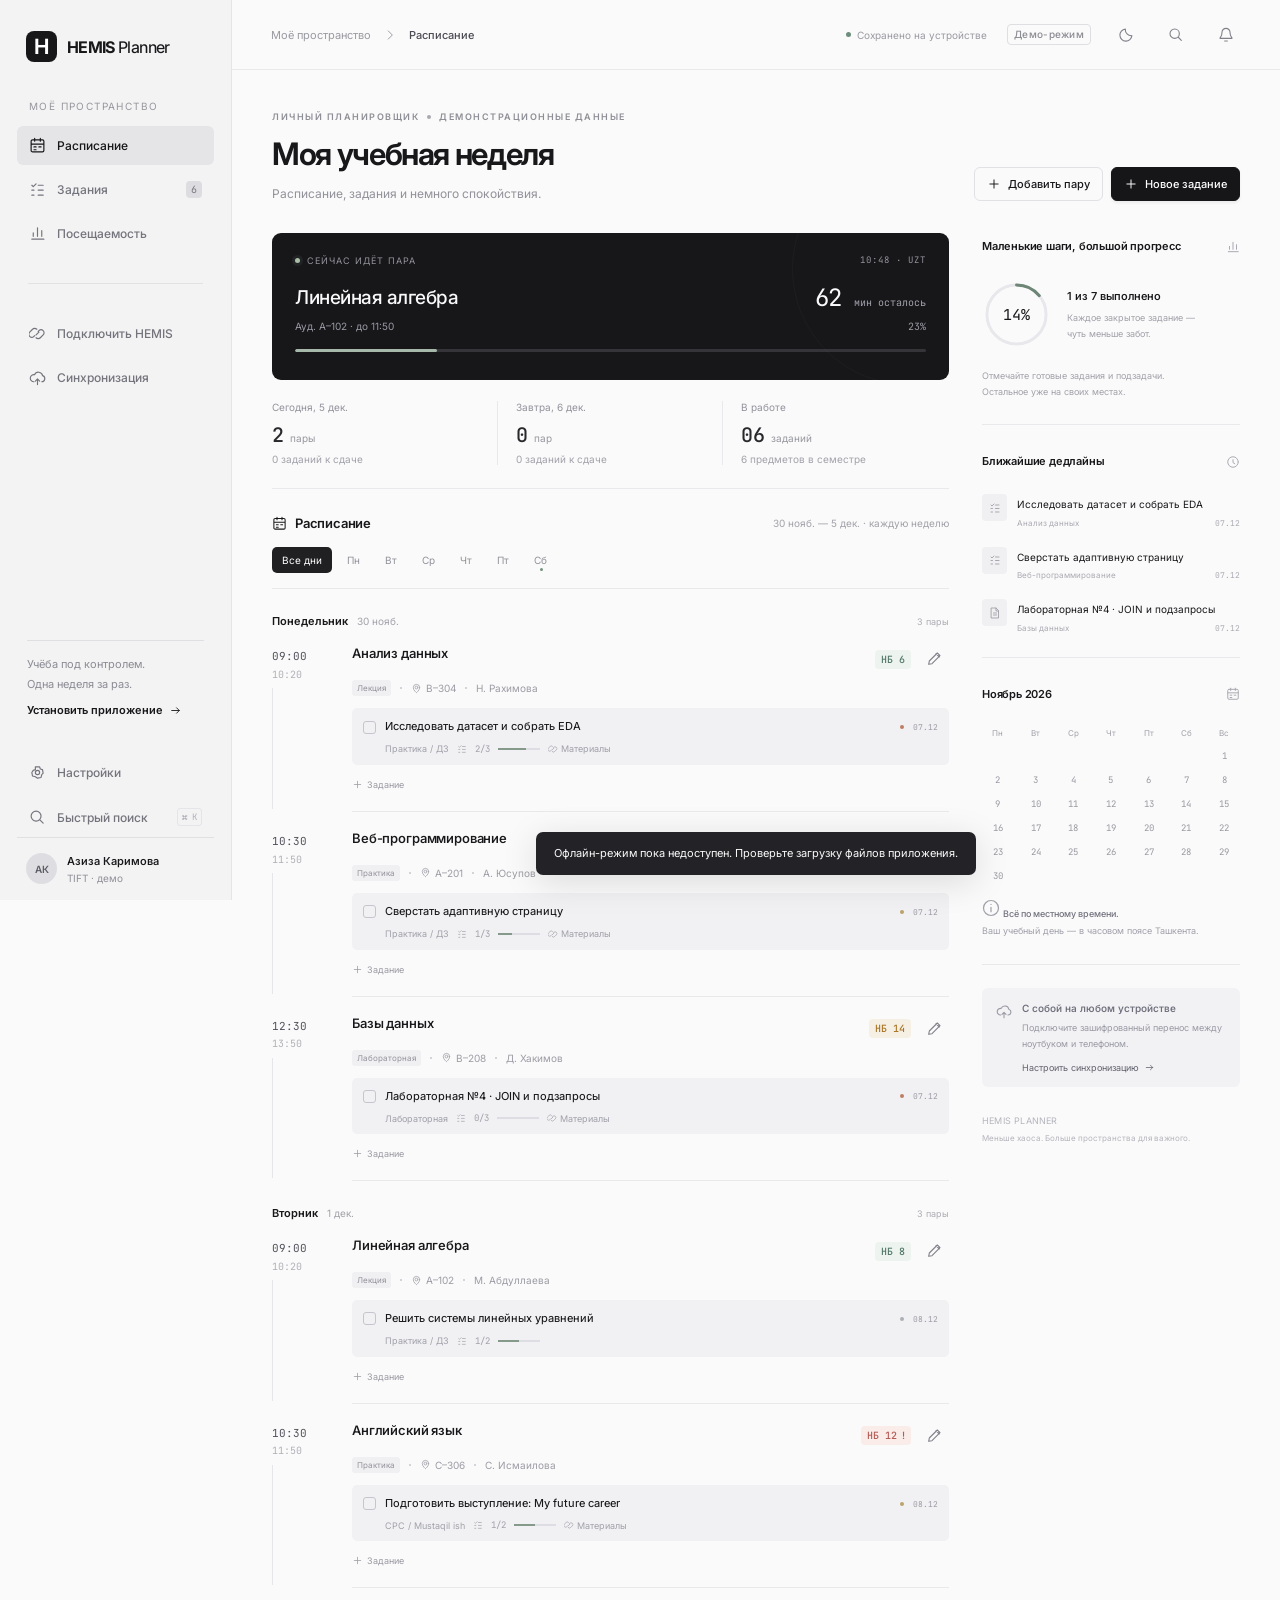
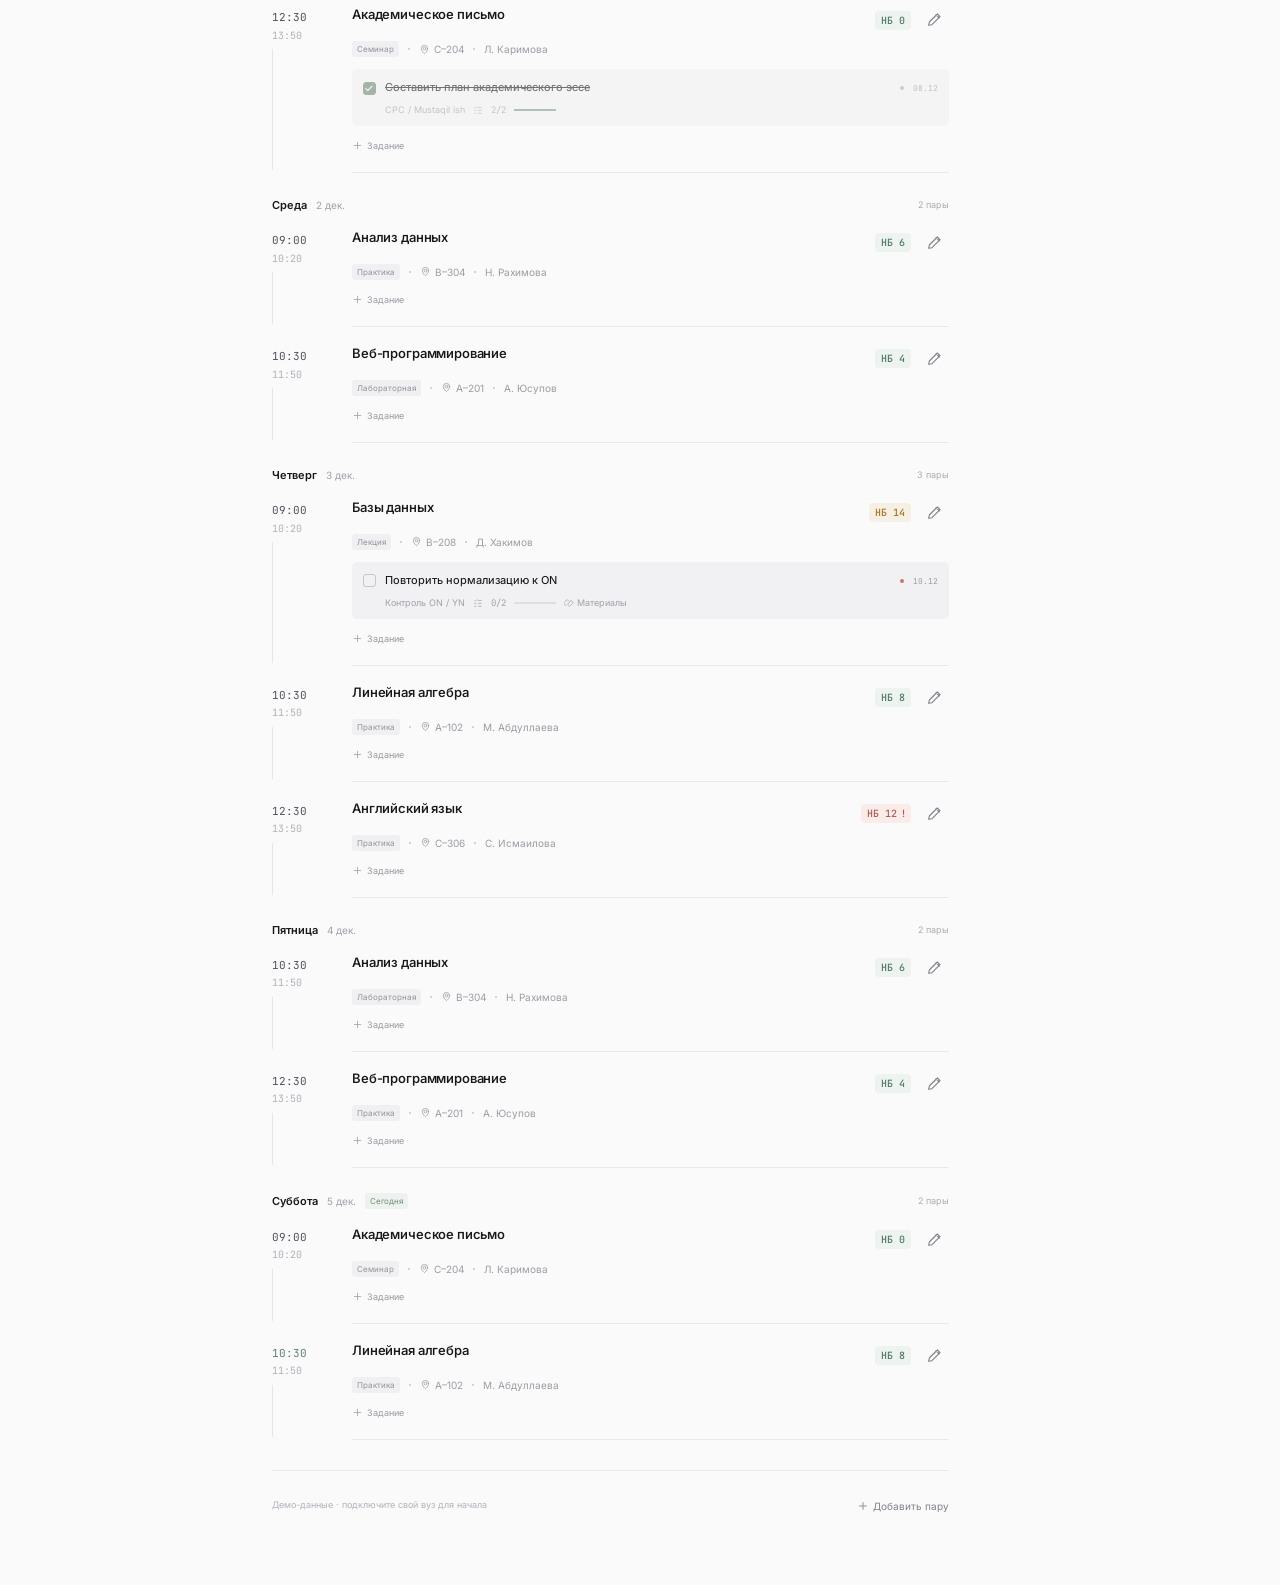
<file: index.html>
<!doctype html>
<html lang="ru">
<head>
  <meta charset="UTF-8">
  <meta name="viewport" content="width=device-width, initial-scale=1, viewport-fit=cover">
  <meta name="theme-color" content="#09090b">
  <meta name="description" content="Вся учебная неделя в одном месте: расписание HEMIS, задания и контроль посещаемости.">
  <meta name="application-version" content="2026.10.20.5">
  <meta name="apple-mobile-web-app-capable" content="yes">
  <meta name="apple-mobile-web-app-status-bar-style" content="default">
  <title>HEMIS Planner — моя учебная неделя</title>
  <link rel="icon" href="./icon.svg" type="image/svg+xml">
  <link rel="apple-touch-icon" href="./icon-192.png">
  <link rel="manifest" href="./manifest.json">
  <script>
    (function () {
      var preference = 'system';
      try { preference = localStorage.getItem('hemis-planner-theme-v1:' + new URL('./', location.href).pathname) || 'system'; } catch (_) {}
      var dark = preference === 'dark' || preference === 'system' && window.matchMedia('(prefers-color-scheme: dark)').matches;
      document.documentElement.dataset.theme = dark ? 'dark' : 'light';
      document.documentElement.style.colorScheme = dark ? 'dark' : 'light';
    })();
  </script>
  <link rel="preconnect" href="https://fonts.googleapis.com">
  <link rel="preconnect" href="https://fonts.gstatic.com" crossorigin>
  <link href="https://fonts.googleapis.com/css2?family=Inter:wght@400;450;500;550;600;650;700;750&family=JetBrains+Mono:wght@400;500;600&display=swap" rel="stylesheet">
  <link rel="stylesheet" href="./styles.css?v=2026.10.20.5">
  <style>
    .startup-message{max-width:560px;margin:15vh auto;padding:28px;font:14px/1.8 Inter,Arial,sans-serif;color:#27272a;text-align:left}
    .startup-message h1{font-size:23px;line-height:1.4;margin:0 0 16px}.startup-message p{margin:12px 0;color:#71717a}
    .startup-message a,.startup-message button{display:inline-block;margin:10px 10px 0 0;padding:9px 14px;border:1px solid #d4d4d8;border-radius:6px;background:#fafafa;color:#27272a;font:inherit;text-decoration:none;cursor:pointer}
    .startup-message pre{padding:12px;background:#f1f1f3;border-radius:6px;font:11px/1.7 monospace;white-space:pre-wrap;overflow-wrap:anywhere}.startup-message small{display:block;color:#a1a1aa;margin-top:20px}
  </style>
</head>
<body>
  <a class="skip-link" href="#main">К содержимому</a>
  <div id="app"><div class="boot">HEMIS<span>PLANNER</span><p>Собираем вашу учебную неделю…</p></div></div>
  <div id="modal-root"></div>
  <div id="toast" role="status" aria-live="polite"></div>
  <noscript>Для работы HEMIS Planner включите JavaScript в браузере.</noscript>
  <script>
    (function () {
      'use strict';
      var release = '2026.10.20.5';
      var root = document.getElementById('app');
      var slowTimer;
      function showError(error) {
        clearTimeout(slowTimer);
        root.textContent = '';
        var panel = document.createElement('section');
        panel.className = 'startup-message';
        panel.setAttribute('role', 'alert');
        var heading = document.createElement('h1');
        heading.textContent = location.protocol === 'file:' ? 'Откройте Planner через start.bat' : 'Не удалось запустить Planner';
        panel.appendChild(heading);
        var text = document.createElement('p');
        text.textContent = location.protocol === 'file:'
          ? 'Браузер не разрешает загружать модули при открытии HTML-файла двойным нажатием. Запустите start.bat из этой папки или откройте опубликованный сайт по HTTPS.'
          : 'Проверьте, что все файлы приложения загружены в одну папку рядом с index.html. Проверка ниже покажет отсутствующие файлы. Ваши сохранённые задания не удаляются.';
        panel.appendChild(text);
        if (location.protocol !== 'file:') {
          var checkLink = document.createElement('a');
          checkLink.href = './check.html';
          checkLink.textContent = 'Проверить файлы сайта';
          panel.appendChild(checkLink);
          var retry = document.createElement('button');
          retry.type = 'button';
          retry.textContent = 'Повторить загрузку';
          retry.addEventListener('click', function () { location.reload(); });
          panel.appendChild(retry);
        }
        var details = document.createElement('pre');
        details.textContent = error && error.message ? error.message : String(error);
        panel.appendChild(details);
        var version = document.createElement('small');
        version.textContent = 'HEMIS Planner · версия ' + release;
        panel.appendChild(version);
        root.appendChild(panel);
      }
      if (location.protocol === 'file:') { showError(new Error('Для запуска нужен HTTPS или localhost.')); return; }
      slowTimer = setTimeout(function () {
        if (!root.querySelector('.layout')) {
          var hint = document.createElement('p');
          hint.style.cssText = 'font:13px/1.8 Arial,sans-serif;text-align:center;padding:16px;color:#71717a';
          var link = document.createElement('a');
          link.href = './check.html';
          link.textContent = 'Загрузка затянулась. Проверить файлы сайта →';
          hint.appendChild(link);
          root.appendChild(hint);
        }
      }, 12000);
      import('./app.js?v=' + release).then(function () {
        clearTimeout(slowTimer);
        if (!root.querySelector('.layout')) showError(new Error('Модуль загружен, но интерфейс не запустился.'));
      }).catch(showError);
    })();
  </script>
</body>
</html>
</file>
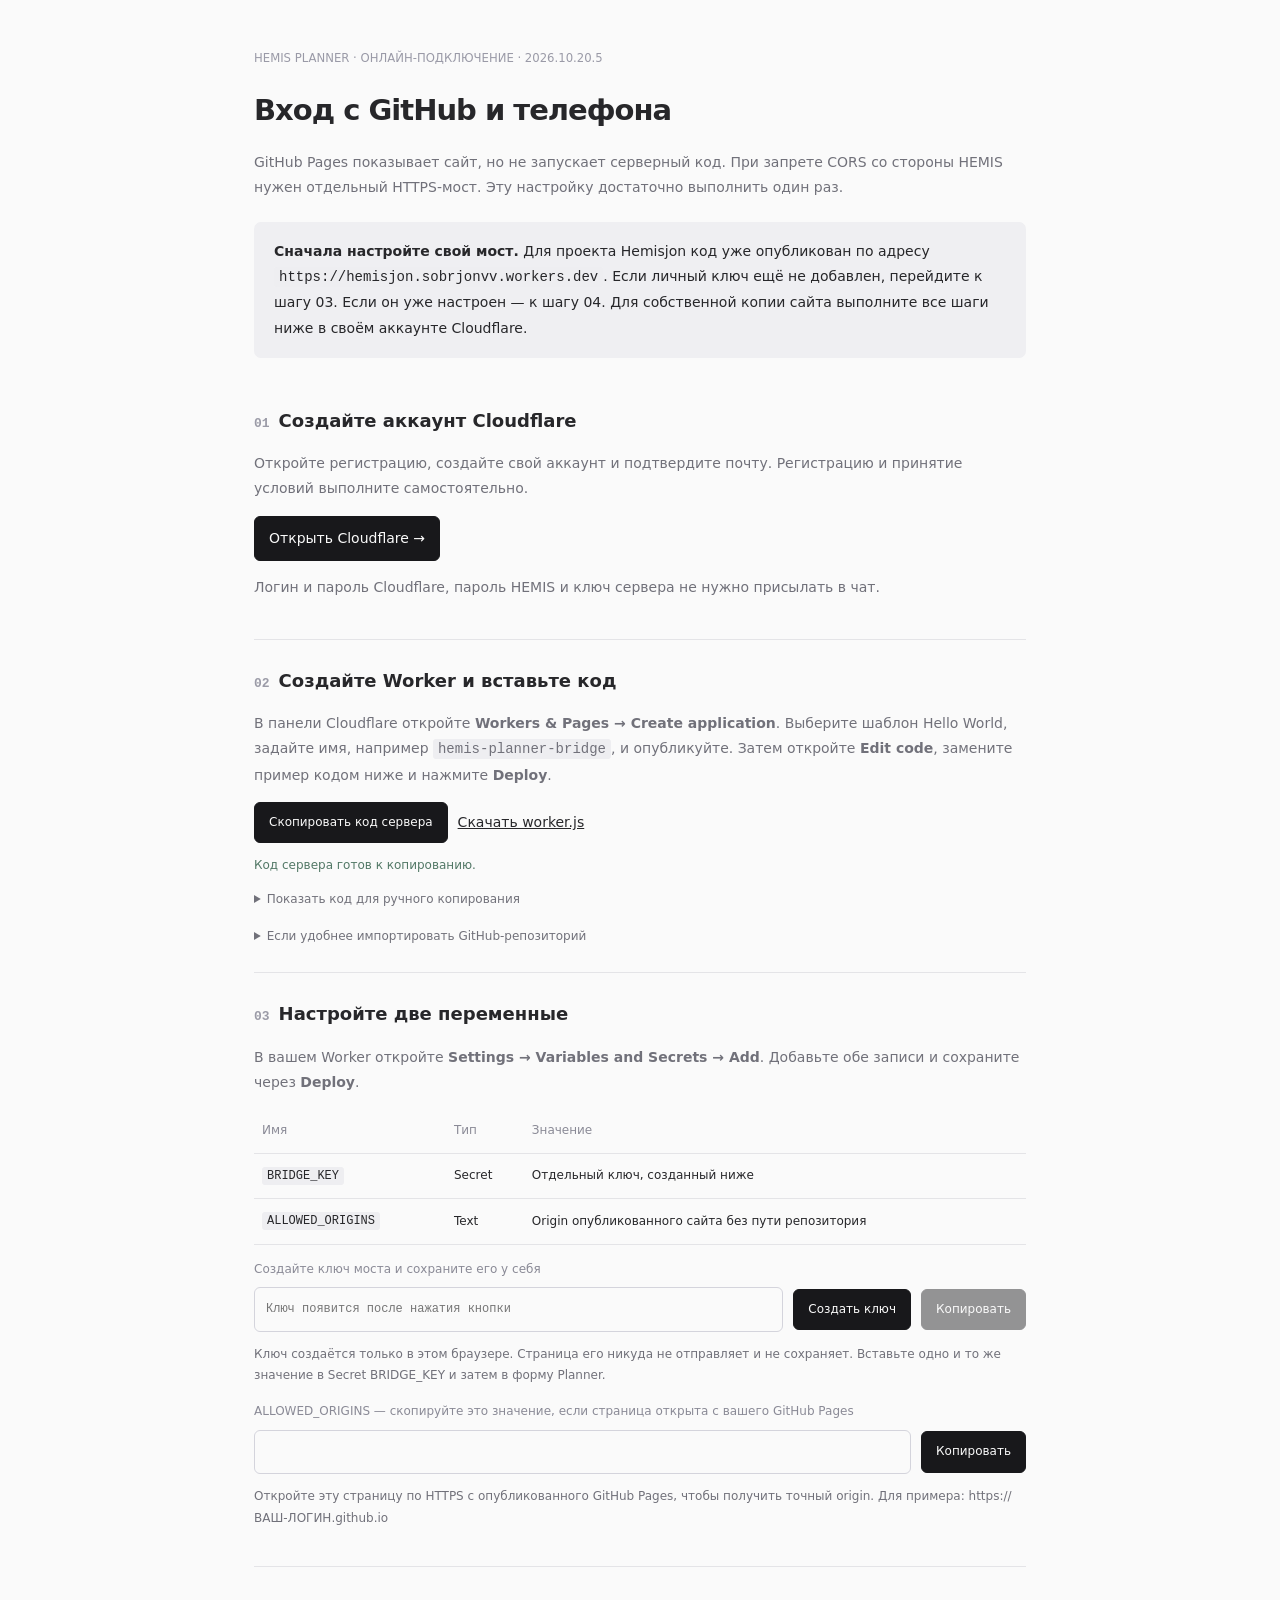
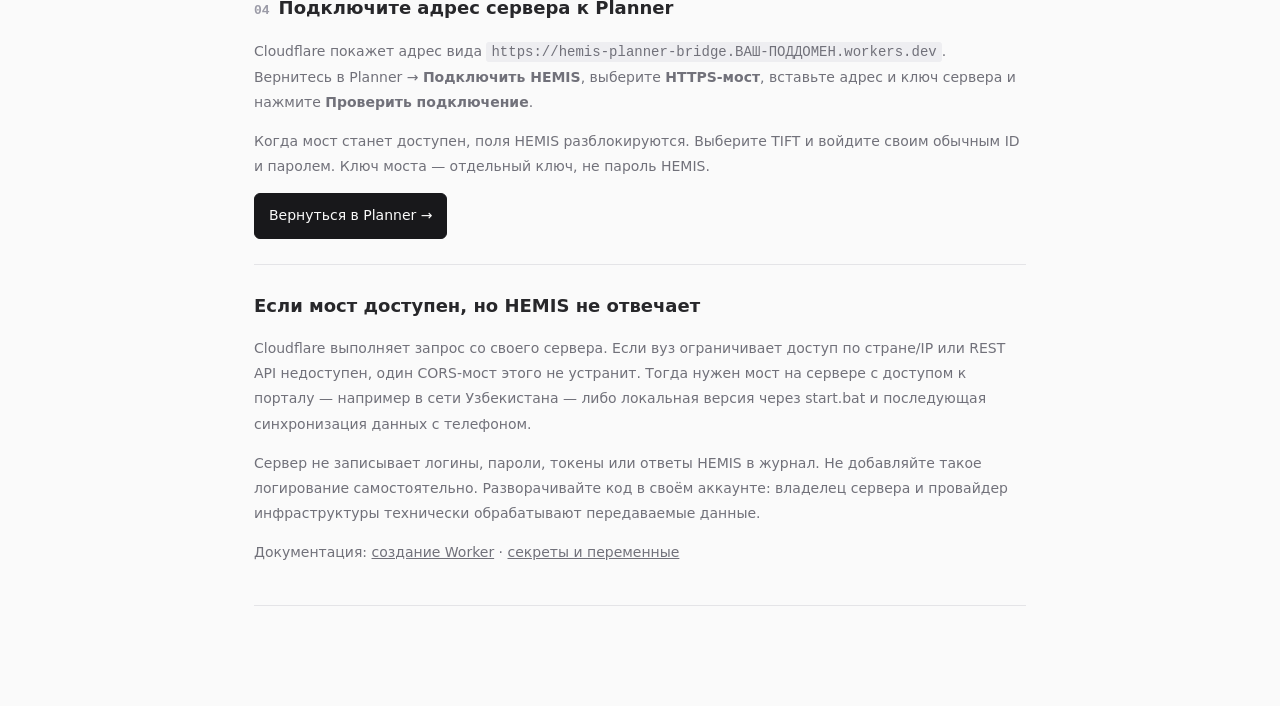
<file: bridge-setup.html>
<!doctype html>
<html lang="ru">
<head>
  <meta charset="utf-8"><meta name="viewport" content="width=device-width,initial-scale=1">
  <meta name="robots" content="noindex"><title>Настроить онлайн-вход · HEMIS Planner</title>
  <style>
    *{box-sizing:border-box}body{margin:0;background:#fafafa;color:#27272a;font:14px/1.8 system-ui,Arial,sans-serif}main{max-width:820px;margin:45px auto;padding:0 24px 60px}h1{font-size:29px;letter-spacing:-1px;line-height:1.4}h2{font-size:18px;margin:0 0 12px}p{color:#71717a}a{color:inherit}section{padding:25px 0;border-bottom:1px solid #e4e4e7}.number{font-family:monospace;color:#9b9ba7;font-size:13px;margin-right:9px}.note{padding:17px 20px;background:#efeff2;border-radius:7px;margin:22px 0}.note strong{font-weight:600}button,.button{font:inherit;background:#18181b;color:#fafafa;border:1px solid #18181b;border-radius:6px;padding:9px 14px;cursor:pointer;text-decoration:none;display:inline-block}button:disabled{opacity:.45}input,textarea{font:12px/1.7 ui-monospace,monospace;border:1px solid #d4d4dc;border-radius:6px;background:transparent;color:inherit;padding:11px;width:100%}textarea{resize:vertical}label{display:block;font-size:12px;color:#8a8a96;margin:14px 0 7px}.row{display:flex;gap:10px;align-items:center;flex-wrap:wrap}.row input{flex:1;min-width:180px}.row button{font-size:12px}code{font-family:ui-monospace,monospace;background:#eeeef1;padding:2px 5px;border-radius:3px;overflow-wrap:anywhere}small{color:#9a9aa7}.status{font-size:12px;line-height:1.8}.ok{color:#527866}.error{color:#b55a54}li{margin:6px 0}summary{cursor:pointer;color:#71717a;font-size:12px}pre{white-space:pre-wrap;overflow-wrap:anywhere;font:12px/1.8 ui-monospace,monospace}table{border-collapse:collapse;width:100%;font-size:12px}td,th{padding:11px 8px;text-align:left;border-bottom:1px solid #e4e4e7}th{font-weight:500;color:#8a8a96}
    @media(prefers-color-scheme:dark){body{background:#09090b;color:#ededf3}p,summary{color:#a1a1b0}.note{background:#1c1c24}section,td,th{border-color:#2c2c36}code{background:#292933}input,textarea{border-color:#434350}button,.button{background:#ededf3;border-color:#ededf3;color:#17171b}}
  </style>
</head>
<body>
<main>
  <small>HEMIS PLANNER · ОНЛАЙН-ПОДКЛЮЧЕНИЕ · 2026.10.20.5</small>
  <h1>Вход с GitHub и телефона</h1>
  <p>GitHub Pages показывает сайт, но не запускает серверный код. При запрете CORS со стороны HEMIS нужен отдельный HTTPS-мост. Эту настройку достаточно выполнить один раз.</p>
  <div class="note"><strong>Сначала настройте свой мост.</strong> Для проекта Hemisjon код уже опубликован по адресу <code>https://hemisjon.sobrjonvv.workers.dev</code>. Если личный ключ ещё не добавлен, перейдите к шагу 03. Если он уже настроен — к шагу 04. Для собственной копии сайта выполните все шаги ниже в своём аккаунте Cloudflare.</div>
  <section>
    <h2><span class="number">01</span>Создайте аккаунт Cloudflare</h2>
    <p>Откройте регистрацию, создайте свой аккаунт и подтвердите почту. Регистрацию и принятие условий выполните самостоятельно.</p>
    <a class="button" href="https://dash.cloudflare.com/sign-up" target="_blank" rel="noopener noreferrer">Открыть Cloudflare →</a>
    <p>Логин и пароль Cloudflare, пароль HEMIS и ключ сервера не нужно присылать в чат.</p>
  </section>
  <section>
    <h2><span class="number">02</span>Создайте Worker и вставьте код</h2>
    <p>В панели Cloudflare откройте <strong>Workers &amp; Pages → Create application</strong>. Выберите шаблон Hello World, задайте имя, например <code>hemis-planner-bridge</code>, и опубликуйте. Затем откройте <strong>Edit code</strong>, замените пример кодом ниже и нажмите <strong>Deploy</strong>.</p>
    <div class="row"><button id="copy-source" disabled>Скопировать код сервера</button><a href="./cloud-bridge/worker.js" download="worker.js">Скачать worker.js</a></div>
    <p id="source-status" class="status" role="status">Загружаем код из папки сайта…</p>
    <details><summary>Показать код для ручного копирования</summary><label for="source">Код Worker</label><textarea id="source" rows="14" readonly spellcheck="false"></textarea></details>
    <details style="margin-top:15px"><summary>Если удобнее импортировать GitHub-репозиторий</summary><p>Подключите репозиторий с сайтом, укажите корневую папку <code>cloud-bridge</code>, оставьте сборку пустой и используйте команду публикации <code>npx wrangler deploy</code>. Загрузите папку cloud-bridge целиком, сохранив её структуру. В её wrangler.jsonc указано имя <code>hemisjon</code>: оно должно совпадать с именем Worker в Cloudflare. Для другого Worker замените поле name. После публикации всё равно добавьте секрет и разрешённый адрес из следующего шага.</p></details>
  </section>
  <section>
    <h2><span class="number">03</span>Настройте две переменные</h2>
    <p>В вашем Worker откройте <strong>Settings → Variables and Secrets → Add</strong>. Добавьте обе записи и сохраните через <strong>Deploy</strong>.</p>
    <table><thead><tr><th>Имя</th><th>Тип</th><th>Значение</th></tr></thead><tbody><tr><td><code>BRIDGE_KEY</code></td><td>Secret</td><td>Отдельный ключ, созданный ниже</td></tr><tr><td><code>ALLOWED_ORIGINS</code></td><td>Text</td><td>Origin опубликованного сайта без пути репозитория</td></tr></tbody></table>
    <label for="bridge-key">Создайте ключ моста и сохраните его у себя</label><div class="row"><input id="bridge-key" readonly autocomplete="off" placeholder="Ключ появится после нажатия кнопки"><button id="generate-key">Создать ключ</button><button id="copy-key" disabled>Копировать</button></div>
    <p class="status">Ключ создаётся только в этом браузере. Страница его никуда не отправляет и не сохраняет. Вставьте одно и то же значение в Secret BRIDGE_KEY и затем в форму Planner.</p>
    <label for="allowed-origin">ALLOWED_ORIGINS — скопируйте это значение, если страница открыта с вашего GitHub Pages</label><div class="row"><input id="allowed-origin" readonly><button id="copy-origin">Копировать</button></div>
    <p id="origin-help" class="status"></p>
  </section>
  <section>
    <h2><span class="number">04</span>Подключите адрес сервера к Planner</h2>
    <p>Cloudflare покажет адрес вида <code>https://hemis-planner-bridge.ВАШ-ПОДДОМЕН.workers.dev</code>. Вернитесь в Planner → <strong>Подключить HEMIS</strong>, выберите <strong>HTTPS-мост</strong>, вставьте адрес и ключ сервера и нажмите <strong>Проверить подключение</strong>.</p>
    <p>Когда мост станет доступен, поля HEMIS разблокируются. Выберите TIFT и войдите своим обычным ID и паролем. Ключ моста — отдельный ключ, не пароль HEMIS.</p>
    <a class="button" href="./#connection">Вернуться в Planner →</a>
  </section>
  <section>
    <h2>Если мост доступен, но HEMIS не отвечает</h2>
    <p>Cloudflare выполняет запрос со своего сервера. Если вуз ограничивает доступ по стране/IP или REST API недоступен, один CORS-мост этого не устранит. Тогда нужен мост на сервере с доступом к порталу — например в сети Узбекистана — либо локальная версия через start.bat и последующая синхронизация данных с телефоном.</p>
    <p>Сервер не записывает логины, пароли, токены или ответы HEMIS в журнал. Не добавляйте такое логирование самостоятельно. Разворачивайте код в своём аккаунте: владелец сервера и провайдер инфраструктуры технически обрабатывают передаваемые данные.</p>
    <p>Документация: <a href="https://developers.cloudflare.com/workers/get-started/dashboard/" target="_blank" rel="noopener noreferrer">создание Worker</a> · <a href="https://developers.cloudflare.com/workers/configuration/secrets/" target="_blank" rel="noopener noreferrer">секреты и переменные</a></p>
  </section>
</main>
<script>
  (function(){
    var source=document.getElementById('source'),status=document.getElementById('source-status');
    async function copy(value,fallback){try{await navigator.clipboard.writeText(value);status.textContent='Скопировано.';status.className='status ok';}catch(error){if(fallback){fallback.focus();fallback.select();}status.textContent='Выделите значение и скопируйте через Ctrl+C.';status.className='status';}}
    fetch('./cloud-bridge/worker.js',{cache:'no-store'}).then(function(response){if(!response.ok)throw new Error('HTTP '+response.status);return response.text();}).then(function(text){if(!text.includes('export default'))throw new Error('Вместо Worker загружен другой файл');source.value=text;document.getElementById('copy-source').disabled=false;status.textContent='Код сервера готов к копированию.';status.className='status ok';}).catch(function(){status.textContent='Не удалось загрузить код. Откройте worker.js из папки cloud-bridge в текстовом редакторе и скопируйте вручную.';status.className='status error';});
    document.getElementById('copy-source').onclick=function(){copy(source.value,source);};
    document.getElementById('generate-key').onclick=function(){var bytes=crypto.getRandomValues(new Uint8Array(32));document.getElementById('bridge-key').value=Array.from(bytes,function(b){return b.toString(16).padStart(2,'0');}).join('');document.getElementById('copy-key').disabled=false;};
    document.getElementById('copy-key').onclick=function(){var field=document.getElementById('bridge-key');copy(field.value,field);};
    var origin=document.getElementById('allowed-origin');origin.value=location.protocol==='https:'?location.origin:'';
    document.getElementById('origin-help').textContent=location.protocol==='https:'?'Укажите только этот origin, без /Hemisjon/ и без слеша в конце.':'Откройте эту страницу по HTTPS с опубликованного GitHub Pages, чтобы получить точный origin. Для примера: https://ВАШ-ЛОГИН.github.io';
    document.getElementById('copy-origin').onclick=function(){if(origin.value)copy(origin.value,origin);};
  })();
</script>
</body>
</html>
</file>
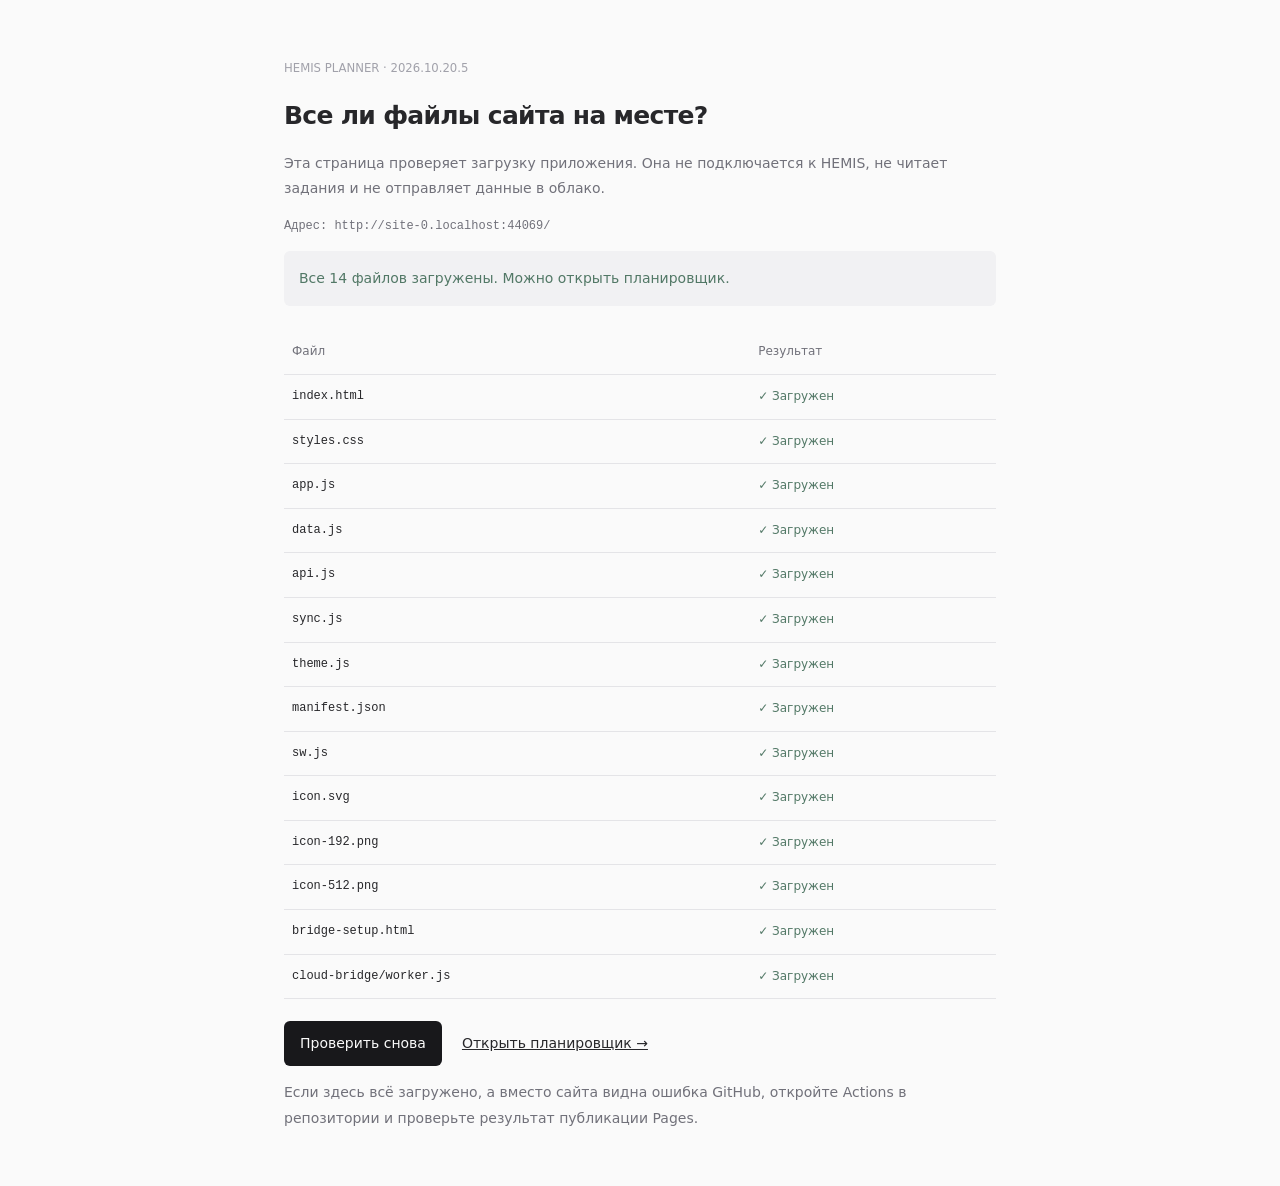
<file: check.html>
<!doctype html>
<html lang="ru">
<head>
  <meta charset="utf-8">
  <meta name="viewport" content="width=device-width, initial-scale=1">
  <meta name="robots" content="noindex">
  <title>Проверка файлов · HEMIS Planner</title>
  <style>
    *{box-sizing:border-box}body{margin:0;background:#fafafa;color:#27272a;font:14px/1.8 system-ui,Arial,sans-serif}main{max-width:760px;margin:55px auto;padding:0 24px}h1{font-size:25px;letter-spacing:-.7px;line-height:1.5}p{color:#71717a}a{color:inherit}button{font:inherit;background:#18181b;color:#fafafa;border:0;border-radius:6px;padding:10px 16px;cursor:pointer}button:disabled{opacity:.5}table{border-collapse:collapse;width:100%;margin-top:24px}th,td{text-align:left;padding:11px 8px;border-bottom:1px solid #e4e4e7;font-size:12px}th{font-weight:500;color:#71717a}td:first-child{font-family:monospace}small{color:#a1a1aa}#result{padding:15px;background:#f1f1f3;border-radius:6px}.ok{color:#527866}.error{color:#b55a54}#address{overflow-wrap:anywhere;font-family:monospace;font-size:12px}.actions{display:flex;gap:20px;align-items:center;margin-top:22px;flex-wrap:wrap}
  </style>
</head>
<body>
<main>
  <small>HEMIS PLANNER · 2026.10.20.5</small>
  <h1>Все ли файлы сайта на месте?</h1>
  <p>Эта страница проверяет загрузку приложения. Она не подключается к HEMIS, не читает задания и не отправляет данные в облако.</p>
  <p id="address"></p>
  <p id="result" role="status" aria-live="polite">Проверяем файлы…</p>
  <table><thead><tr><th>Файл</th><th>Результат</th></tr></thead><tbody id="files"></tbody></table>
  <div class="actions"><button id="retry" type="button">Проверить снова</button><a href="./">Открыть планировщик →</a></div>
  <p>Если здесь всё загружено, а вместо сайта видна ошибка GitHub, откройте Actions в репозитории и проверьте результат публикации Pages.</p>
</main>
<noscript>Включите JavaScript, чтобы проверить файлы.</noscript>
<script>
  (function () {
    'use strict';
    var files=['index.html','styles.css','app.js','data.js','api.js','sync.js','theme.js','manifest.json','sw.js','icon.svg','icon-192.png','icon-512.png','bridge-setup.html','cloud-bridge/worker.js'];
    var result=document.getElementById('result'),list=document.getElementById('files'),button=document.getElementById('retry');
    document.getElementById('address').textContent='Адрес: '+new URL('./',location.href).href;
    async function run() {
      list.textContent='';button.disabled=true;
      if(location.protocol==='file:'){result.textContent='Откройте start.bat либо опубликованный адрес HTTPS. Проверка через file:// невозможна.';result.className='error';button.disabled=false;return;}
      result.textContent='Проверяем файлы…';result.className='';var errors=0;
      for(var name of files){
        var row=document.createElement('tr'),nameCell=document.createElement('td'),statusCell=document.createElement('td');
        nameCell.textContent=name;statusCell.textContent='Проверка…';row.appendChild(nameCell);row.appendChild(statusCell);list.appendChild(row);
        var controller=new AbortController(),timeout=setTimeout(function(c){c.abort();},12000,controller);
        try{
          var url=new URL('./'+name,location.href);url.searchParams.set('diagnostic',Date.now());
          var response=await fetch(url.href,{cache:'no-store',credentials:'omit',signal:controller.signal});
          if(!response.ok)throw new Error('HTTP '+response.status+' — файл не загружен');
          if(name.endsWith('.png')){
            var bytes=new Uint8Array(await response.arrayBuffer());
            if(bytes.length<8||bytes[0]!==137||bytes[1]!==80||bytes[2]!==78||bytes[3]!==71)throw new Error('Вместо PNG получен другой файл');
          }else{
            var text=await response.text();
            if(!text.trim())throw new Error('Файл пустой');
            if(!name.endsWith('.html')&&/^\s*(?:<!doctype\s+html|<html)/i.test(text))throw new Error('Вместо файла сервер вернул HTML-страницу');
            if(name.endsWith('.js')&&!/(?:javascript|ecmascript)/i.test(response.headers.get('content-type')||''))throw new Error('Сервер не передаёт файл как JavaScript');
            if(name==='manifest.json'){var manifest=JSON.parse(text);if(manifest.start_url!=='./'||manifest.scope!=='./')throw new Error('Пути PWA не соответствуют папке сайта');}
            if(name==='index.html'&&!text.includes('2026.10.20.5'))throw new Error('На сервере предыдущая версия index.html');
            if(name==='sw.js'&&!text.includes("CACHE_VERSION = '2026.10.20.5'"))throw new Error('На сервере предыдущая версия sw.js');
          }
          statusCell.textContent='✓ Загружен';statusCell.className='ok';
        }catch(error){errors++;statusCell.textContent=error.name==='AbortError'?'Нет ответа за 12 секунд':error.message;statusCell.className='error';}
        finally{clearTimeout(timeout);}
      }
      result.textContent=errors?'Не прошли проверку: '+errors+'. Повторно загрузите отмеченные файлы в корень репозитория и дождитесь публикации.':'Все '+files.length+' файлов загружены. Можно открыть планировщик.';
      result.className=errors?'error':'ok';button.disabled=false;
    }
    button.addEventListener('click',run);run();
  })();
</script>
</body>
</html>
</file>
<file: styles.css>
:root{font-family:Inter,-apple-system,BlinkMacSystemFont,"Segoe UI",sans-serif;color:#18181b;background:#fafafa;font-size:14px;font-synthesis:none;--ink:#09090b;--muted:#8a8a93;--line:#e9e9ec;--soft:#f5f5f6;--green:#527866;--amber:#a97527;--red:#b55a54}
*{box-sizing:border-box}body{margin:0}button,input,select,textarea{font:inherit}button,a,input,select,textarea{-webkit-tap-highlight-color:transparent}button{cursor:pointer}button{color:inherit}a{color:inherit}button:disabled{opacity:.45;cursor:wait}button:focus-visible,a:focus-visible,input:focus-visible,select:focus-visible,textarea:focus-visible,summary:focus-visible{outline:2px solid #668876;outline-offset:3px}button{border:0;background:none}svg{width:18px;height:18px;stroke:currentColor;fill:none;stroke-width:1.65;stroke-linecap:round;stroke-linejoin:round;flex-shrink:0}h1,h2,h3,h4,p{margin:0}small{font-size:11px}.mono,time{font-family:"JetBrains Mono",monospace;font-variant-numeric:tabular-nums}.muted{color:var(--muted)}.skip-link{position:fixed;top:-60px;left:15px;background:#fff;padding:12px;z-index:200}.skip-link:focus{top:10px}.boot{margin:25vh auto;text-align:center;font-weight:750;font-size:26px}.boot span{font-size:12px;margin-left:8px}.boot p{font-size:14px;color:var(--muted);font-weight:400;margin-top:20px}
.layout{min-height:100vh}.sidebar{position:fixed;inset:0 auto 0 0;width:232px;background:#f3f3f4;border-right:1px solid #e5e5e8;display:flex;flex-direction:column;padding:31px 17px 16px;z-index:40}.brand{display:flex;align-items:center;gap:10px;padding:0 9px 30px;text-decoration:none}.brand-mark{width:31px;height:31px;background:#171719;border-radius:8px;color:white;display:grid;place-items:center;position:relative;font-weight:650;font-size:21px}.brand-name{font-size:16px;font-weight:700;letter-spacing:-.65px}.brand-name span{font-weight:450}.workspace-label{font-size:10px;letter-spacing:1.4px;text-transform:uppercase;color:#97979e;padding:0 12px;margin:8px 0 14px}.nav{display:flex;flex-direction:column;gap:5px}.nav button{display:flex;align-items:center;gap:11px;padding:11px 12px;border-radius:6px;text-align:left;color:#74747d;font-size:12px;font-weight:500}.nav button:hover{background:#eaeaec;color:#29292d}.nav button.active{color:#161618;background:#e5e5e8}.nav button svg{width:17px;height:17px}.nav .count{margin-left:auto;font:10px "JetBrains Mono",monospace;color:#77777f;background:#dddde1;padding:2px 5px;border-radius:4px}.nav-divider{border-top:1px solid #e2e2e5;margin:25px 11px}.nav-bottom{margin-top:auto}.sidebar-tip{margin:35px 10px 22px;padding:14px 0;border-top:1px solid #dfdfe3}.sidebar-tip p{font-size:11px;line-height:1.8;color:#8b8b94}.sidebar-tip button{font-size:11px;padding:8px 0 0;font-weight:600;display:flex;gap:6px;align-items:center}.sidebar-tip svg{width:13px;height:13px}.profile{display:flex;align-items:center;gap:10px;padding:15px 9px 0;border-top:1px solid #e0e0e3}.avatar{width:31px;height:31px;display:grid;place-items:center;border-radius:50%;background:#dedee2;color:#5d5d68;font-weight:600;font-size:10px}.profile-name{font-size:11px;font-weight:550;max-width:138px;overflow:hidden;text-overflow:ellipsis}.profile small{display:block;font-size:10px;color:#909099;margin-top:4px}.main-shell{margin-left:232px}.topbar{height:70px;border-bottom:1px solid var(--line);padding:0 39px;display:flex;justify-content:space-between;align-items:center;font-size:11px;color:#9999a2;background:#fafafa}.breadcrumb{display:flex;align-items:center;gap:12px}.breadcrumb strong{font-weight:500;color:#4b4b54}.breadcrumb svg{width:14px;height:14px}.top-actions{display:flex;align-items:center;gap:20px}.saved{display:flex;gap:6px;align-items:center;font-size:10px}.saved i,.online-dot{width:5px;height:5px;background:#6d8d7d;border-radius:50%;display:inline-block}.icon-btn{width:30px;height:30px;display:inline-grid;place-items:center;border-radius:5px;color:#80808a}.icon-btn:hover{background:#eeeef0;color:#202025}.icon-btn svg{width:16px;height:16px}.menu-toggle{display:none}.mobile-backdrop{display:none}.content{max-width:1460px;margin:auto;padding:41px 40px 70px}.page-eyebrow{font-size:9px;font-weight:600;color:#8e8e96;letter-spacing:1.5px;text-transform:uppercase;display:flex;align-items:center;gap:8px}.page-eyebrow .dot{width:4px;height:4px;background:#a8a8af;border-radius:50%}.page-heading{display:flex;justify-content:space-between;gap:20px;align-items:flex-end;margin-top:13px}.page-heading h1{font-size:31px;line-height:1.2;font-weight:650;letter-spacing:-1.35px}.page-heading p{font-size:12px;color:#91919a;margin-top:12px;line-height:1.6}.page-heading .actions{display:flex;gap:8px;padding-bottom:2px}.btn{display:inline-flex;align-items:center;justify-content:center;gap:7px;padding:9px 12px;border-radius:6px;border:1px solid #e1e1e5;background:#fafafa;font-size:11px;font-weight:500;min-height:34px;white-space:nowrap}.btn svg{width:14px;height:14px}.btn:hover{background:#eeeef0}.btn.primary{background:#161619;color:#fff;border-color:#161619;box-shadow:0 2px 3px #00000010}.btn.primary:hover{background:#333337}.btn.ghost{background:transparent;border-color:transparent;color:#898992}.btn.danger{color:#ae514b;border-color:#e8cfcb}.badge{display:inline-flex;align-items:center;gap:5px;padding:4px 6px;border-radius:4px;font-size:9px;line-height:1.1;font-weight:500;background:#efeff1;color:#8b8b93;white-space:nowrap}.badge.demo{letter-spacing:.3px;border:1px solid #dedee3;background:transparent}.badge.ok{background:#edf3ef;color:var(--green)}.badge.warning{background:#f6f0e4;color:var(--amber)}.badge.critical{background:#f9ece9;color:var(--red)}.badge svg{width:10px;height:10px}.dashboard-grid{display:grid;grid-template-columns:minmax(0,1fr) 258px;gap:33px;margin-top:30px}.primary-column{min-width:0}.live-card{background:#17171a;color:#f9f9fa;border-radius:9px;padding:21px 23px 18px;position:relative;overflow:hidden;min-height:147px}.live-card:after{content:"";position:absolute;width:230px;height:230px;border:1px solid #ffffff07;border-radius:50%;right:-75px;top:-80px;pointer-events:none}.live-header{display:flex;align-items:center;justify-content:space-between;font-size:9px;color:#94949d;letter-spacing:1px;text-transform:uppercase}.live-label{display:flex;align-items:center;gap:7px}.live-label i{width:5px;height:5px;border-radius:50%;background:#a8bea9;box-shadow:0 0 0 3px #a8bea912}.live-title{margin-top:16px;display:flex;justify-content:space-between;align-items:center;gap:10px}.live-title h2{font-size:19px;font-weight:500;letter-spacing:-.5px}.live-title .mono{font-size:24px;font-weight:400;letter-spacing:-1px}.live-title .mono small{font-size:10px;color:#a2a2ac;letter-spacing:0}.live-caption{display:flex;justify-content:space-between;font-size:10px;margin:7px 0 16px;color:#9a9aa4}.progress{height:3px;background:#e9e9ec;border-radius:2px;overflow:hidden}.progress>span{height:100%;display:block;background:#738b7b;border-radius:2px;transition:width .25s}.live-card .progress{background:#353539}.live-card .progress>span{background:#a6b8aa}.summary-strip{display:grid;grid-template-columns:repeat(3,1fr);padding:21px 0 23px;border-bottom:1px solid var(--line)}.summary-cell{padding:0 18px;border-right:1px solid var(--line)}.summary-cell:first-child{padding-left:0}.summary-cell:last-child{border:0}.summary-cell label{display:block;color:#92929c;font-size:10px;margin-bottom:9px}.summary-cell strong{font:20px "JetBrains Mono",monospace;font-weight:500;color:#29292d}.summary-cell small{margin-left:6px;color:#96969f;font-size:10px}.summary-cell .minor{font:10px Inter,sans-serif;color:#a1a1aa;margin-top:5px}.section-toolbar{display:flex;align-items:center;justify-content:space-between;padding:26px 0 16px;gap:14px}.section-toolbar h2{font-size:13px;font-weight:600;letter-spacing:-.2px;display:flex;gap:8px;align-items:center}.section-toolbar h2 svg{width:15px;height:15px}.section-toolbar .subtle{font-size:10px;color:#a1a1a9}.day-tabs{display:flex;gap:5px;align-items:center;border-bottom:1px solid var(--line);padding-bottom:15px}.day-tab{font-size:10px;padding:7px 10px;border-radius:5px;color:#92929b;white-space:nowrap;position:relative}.day-tab:hover{background:#eeeef0}.day-tab.selected{background:#202023;color:white}.day-tab.is-today:after{content:"";position:absolute;bottom:2px;width:3px;height:3px;border-radius:50%;background:#72927d;left:calc(50% - 1px)}.day-tab.selected.is-today:after{background:#c2d4c5}.day-section{margin-top:25px}.day-title{display:flex;align-items:center;gap:9px;padding-bottom:16px}.day-title h3{font-size:11px;font-weight:600}.day-title .date{font-size:10px;color:#a1a1aa}.day-title .today-tag{font-size:8px;color:#758b7d;background:#eef2ef;padding:3px 5px;border-radius:3px}.day-title .pair-count{margin-left:auto;font-size:9px;color:#acacb4}.lesson{display:grid;grid-template-columns:65px minmax(0,1fr);gap:15px;margin-bottom:17px}.lesson-time{padding-top:3px;position:relative}.lesson-time time{display:block;font-size:11px;line-height:1.7;color:#50505b}.lesson-time time+time{color:#b1b1b9;font-size:10px}.lesson-time:after{content:"";position:absolute;top:44px;left:0;width:1px;bottom:3px;background:#e6e6ea}.lesson-content{min-width:0;padding-bottom:16px;border-bottom:1px solid var(--line)}.lesson.is-live .lesson-time time:first-child{color:#60816e}.lesson-head{display:flex;justify-content:space-between;gap:8px;align-items:flex-start}.lesson-name{font-size:13px;font-weight:550;letter-spacing:-.15px;line-height:1.5}.lesson-head-actions{display:flex;align-items:center;gap:8px}.lesson-meta{font-size:9px;color:#9c9ca5;margin-top:6px;display:flex;gap:9px;align-items:center;flex-wrap:wrap}.lesson-meta .separator{width:2px;height:2px;border-radius:50%;background:#c7c7cd}.lesson-meta svg{width:11px;height:11px}.lesson-meta span{display:flex;gap:4px;align-items:center}.lesson-type{color:#92929b;background:#f0f0f2;padding:3px 5px;border-radius:3px;font-size:8px}.quick-add{font-size:9px;color:#9a9aa3;display:flex;align-items:center;gap:4px;padding:5px 0;margin-top:9px}.quick-add:hover{color:#29292d}.quick-add svg{width:11px;height:11px}.task-list{margin-top:12px;display:flex;flex-direction:column;gap:6px}.task{background:#f1f1f3;border-radius:5px;padding:10px 11px}.task.completed{opacity:.6}.task-main{display:flex;align-items:center;gap:9px}.check{appearance:none;-webkit-appearance:none;flex-shrink:0;width:13px;height:13px;border:1px solid #c5c5ce;border-radius:3px;margin:0;background:transparent;display:grid;place-items:center;cursor:pointer}.check:checked{background:#6d8775;border-color:#6d8775}.check:checked:after{content:"";width:6px;height:3px;border-left:1.5px solid white;border-bottom:1.5px solid white;transform:rotate(-45deg) translateY(-1px)}.task-title{font-size:10px;line-height:1.6;font-weight:450;flex:1;text-align:left;padding:0}.completed .task-title{text-decoration:line-through}.priority-dot{width:4px;height:4px;background:#acb0b6;border-radius:50%;flex-shrink:0}.priority-dot.high{background:#bd7e65}.priority-dot.medium{background:#bca36b}.task-due{font:8px "JetBrains Mono",monospace;color:#9b9ba5;white-space:nowrap}.task-due.overdue{color:#b46961}.task-subline{display:flex;align-items:center;gap:8px;margin:7px 0 0 22px;color:#a0a0aa;font-size:8px}.task-subline svg{width:10px;height:10px}.task-subline .mini-progress{width:42px;height:2px;background:#dddde3}.mini-progress span{height:100%;display:block;background:#859a8b}.task-subline a{display:flex;gap:3px;align-items:center;text-decoration:none}.task-details{margin:12px 0 0 22px;border-top:1px solid #e4e4e9;padding-top:10px}.task-details p{font-size:10px;color:#888892;line-height:1.8;white-space:pre-wrap;overflow-wrap:anywhere}.checklist{display:flex;flex-direction:column;gap:9px;margin:10px 0}.checklist label{display:flex;gap:8px;align-items:center;font-size:10px;color:#686872}.task-edit-actions{display:flex;gap:12px;margin-top:12px}.text-btn{font-size:10px;padding:0;color:#81818c;display:inline-flex;gap:4px;align-items:center}.text-btn:hover{color:#202027}.text-btn svg{width:12px;height:12px}.task-edit-actions .delete{color:#b17a74}.aside{padding-left:0}.aside-section{border-bottom:1px solid var(--line);padding:4px 0 24px;margin-bottom:23px}.aside-title{display:flex;justify-content:space-between;align-items:center;font-size:11px;font-weight:600;letter-spacing:-.2px}.aside-title svg{width:14px;height:14px;color:#a8a8b0}.weekly-progress{display:flex;gap:16px;align-items:center;margin-top:24px}.ring{width:69px;height:69px;position:relative;flex-shrink:0}.ring svg{width:69px;height:69px;transform:rotate(-90deg);stroke-width:3}.ring .ring-bg{stroke:#e8e8ec}.ring .ring-value{stroke:#6e8676;stroke-linecap:round}.ring strong{position:absolute;inset:0;display:grid;place-items:center;font:15px "JetBrains Mono",monospace}.weekly-copy strong{font-size:11px;font-weight:550;display:block}.weekly-copy p{font-size:9px;color:#a0a0aa;line-height:1.8;margin-top:5px}.aside-caption{font-size:9px;color:#a1a1aa;line-height:1.8;margin-top:19px}.deadline-list{display:flex;flex-direction:column;gap:19px;margin-top:23px}.deadline{display:grid;grid-template-columns:26px 1fr;gap:9px;align-items:start}.deadline-icon{width:25px;height:27px;background:#f0f0f2;border-radius:4px;display:grid;place-items:center;color:#9999a2}.deadline-icon svg{width:12px;height:12px}.deadline button{text-align:left;font-size:10px;line-height:1.65;padding:0}.deadline p{font-size:8px;color:#aaaab3;margin-top:5px;display:flex;justify-content:space-between;gap:5px}.mini-calendar{margin-top:22px;display:grid;grid-template-columns:repeat(7,1fr);gap:6px;text-align:center}.mini-calendar span{font-size:8px;color:#a1a1aa;line-height:2}.mini-calendar .cal-day{font:9px "JetBrains Mono",monospace;color:#9999a2;padding:3px 0;border-radius:4px}.mini-calendar .cal-day.current{background:#26262a;color:#fff}.aside-note{font-size:9px;color:#a0a0ab;line-height:1.9;margin-top:14px}.aside-note strong{font-weight:500;color:#72727f}.sync-mini{display:flex;gap:10px;align-items:flex-start;padding:14px;background:#f2f2f4;border-radius:6px;color:#9999a5}.sync-mini>svg{width:16px;height:16px;margin-top:1px}.sync-mini h4{font-size:10px;font-weight:550;color:#6e6e7c}.sync-mini p{font-size:9px;line-height:1.8;margin-top:6px}.sync-mini button{font-size:9px;color:#61616e;display:flex;align-items:center;gap:5px;padding:10px 0 0}.sync-mini button svg{width:11px;height:11px}.footer-note{margin-top:25px;font-size:8px;color:#b4b4bd;line-height:2}.footer-note span{font-size:9px;letter-spacing:.2px}
.view-body{margin-top:30px}.view-tools{display:flex;align-items:center;justify-content:space-between;gap:15px;margin-bottom:20px}.search-field{position:relative;width:250px}.search-field svg{position:absolute;top:11px;left:11px;width:14px;height:14px;color:#9b9ba6}.search-field input{padding-left:33px}.input{border:1px solid #dedee4;border-radius:5px;background:#fafafa;padding:10px 11px;width:100%;color:#45454f;font-size:12px;min-height:38px}.input::placeholder{color:#b3b3be}.input:focus{border-color:#919d95;outline:none;box-shadow:0 0 0 2px #748d7b16}textarea.input{resize:vertical;line-height:1.7}.filter-select{width:auto;min-width:140px}.full-task-list{max-width:900px}.full-task-group{margin:26px 0}.full-task-group h3{font-size:11px;margin-bottom:12px;display:flex;align-items:center;gap:10px}.full-task-group h3 span{font-size:9px;color:#a4a4ae;font-weight:400}.full-task-list .task{padding:14px 15px;margin-bottom:8px}.full-task-list .task-title{font-size:12px}.full-task-list .task-subline{font-size:9px}.empty{padding:45px 20px;text-align:center;border:1px dashed #dedee4;border-radius:7px;color:#a1a1ac;font-size:12px;line-height:1.9}.empty svg{width:25px;height:25px;margin-bottom:12px;color:#9aab9f}.empty strong{display:block;color:#666672;font-weight:500}.empty .btn{margin-top:15px}.attendance-overview{display:grid;grid-template-columns:repeat(3,1fr);border-top:1px solid var(--line);border-bottom:1px solid var(--line);padding:25px 0;margin-bottom:30px}.attendance-overview>div{border-right:1px solid var(--line);padding:0 25px}.attendance-overview>div:first-child{padding-left:0}.attendance-overview>div:last-child{border:0}.attendance-overview strong{font:26px "JetBrains Mono",monospace}.attendance-overview p{font-size:10px;color:#92929e;margin-top:8px}.attendance-grid{display:grid;grid-template-columns:repeat(2,minmax(0,1fr));gap:18px}.attendance-card{border:1px solid var(--line);border-radius:7px;padding:23px}.attendance-card header{display:flex;align-items:center;justify-content:space-between;gap:10px}.attendance-card h3{font-size:13px;font-weight:550}.attendance-percentage{margin-top:25px;display:flex;justify-content:space-between;align-items:baseline}.attendance-percentage strong{font:25px "JetBrains Mono",monospace;letter-spacing:-1px}.attendance-percentage small{font-size:10px;color:#9e9eaa}.attendance-card .progress{margin-top:13px;height:4px}.attendance-card.warning .progress span{background:#b59a64}.attendance-card.critical .progress span{background:#b9776f}.absence-split{display:grid;grid-template-columns:1fr 1fr;margin-top:20px;font-size:10px;color:#a0a0ab;gap:10px}.absence-split b{display:block;font:14px "JetBrains Mono",monospace;color:#555560;margin-top:7px}.attendance-card footer{border-top:1px solid var(--line);padding-top:15px;margin-top:19px;display:flex;justify-content:space-between;align-items:center;font-size:9px;color:#9696a2;gap:10px}.info-note{display:flex;gap:10px;background:#f0f0f3;padding:15px;border-radius:6px;color:#94949e;font-size:10px;line-height:1.8;margin-top:25px}.info-note svg{width:15px;height:15px;flex-shrink:0;margin-top:2px}.settings-card{max-width:760px;border-top:1px solid var(--line);padding:26px 0}.settings-card h2{font-size:13px;margin-bottom:8px}.settings-card>p{font-size:11px;color:#91919e;line-height:1.8;margin-bottom:20px}.form-grid{display:grid;grid-template-columns:1fr 1fr;gap:17px}.field{display:flex;flex-direction:column;gap:7px;font-size:11px;color:#71717d}.field.full{grid-column:1/-1}.field small{font-size:9px;color:#a0a0ac;line-height:1.7}.form-actions{display:flex;justify-content:flex-end;gap:8px;margin-top:24px}.checkbox-label{display:flex;gap:9px;align-items:flex-start;font-size:11px;color:#8a8a97;line-height:1.8}.checkbox-label input{margin-top:4px;accent-color:#202023}.settings-inline{display:flex;gap:12px;align-items:center;flex-wrap:wrap}.settings-inline .input{width:auto}.key-hint{font:9px "JetBrains Mono",monospace;border:1px solid #e4e4e9;padding:2px 4px;border-radius:3px;color:#b1b1bc}.hidden{display:none!important}
.modal-backdrop{position:fixed;inset:0;background:#09090b65;backdrop-filter:blur(3px);z-index:90;display:flex;align-items:center;justify-content:center;padding:25px;animation:fade-in .15s}.modal{width:560px;max-width:100%;background:#fafafa;border:1px solid #e4e4e7;border-radius:11px;box-shadow:0 30px 90px #00000030;max-height:90dvh;overflow:auto}.modal.wide{width:640px}.modal-header{display:flex;align-items:center;justify-content:space-between;padding:23px 25px 18px;border-bottom:1px solid var(--line);gap:15px}.modal-header h2{font-size:16px;letter-spacing:-.4px;font-weight:600}.modal-body{padding:23px 25px 25px}.modal-description{font-size:11px;color:#9797a3;line-height:1.9;margin-bottom:20px}.modal-tabs{display:flex;gap:5px;padding-bottom:18px}.modal-tabs button{padding:8px 12px;border-radius:5px;font-size:11px;color:#9696a3}.modal-tabs button.active{background:#e9e9ed;color:#42424e}.form-status{font-size:11px;line-height:1.8;color:#848491;white-space:pre-wrap;overflow-wrap:anywhere;margin-top:16px;max-height:170px;overflow:auto}.form-status.error{color:#b16961}.notice{font-size:10px;color:#8c8c98;line-height:1.8;padding:13px 14px;background:#efeff2;border-radius:5px;margin-top:16px}.notice a{text-decoration:underline}.modal .form-actions{border-top:1px solid var(--line);padding-top:20px}.checklist-editor{display:flex;flex-direction:column;gap:8px}.step-editor{display:flex;align-items:center;gap:8px}.step-editor .input{flex:1;min-width:0}.step-editor .icon-btn{flex-shrink:0}.modal .divider{height:1px;background:var(--line);margin:22px 0}.dialog-close{font-size:19px;line-height:1}#toast{position:fixed;bottom:25px;left:calc(50% + 116px);transform:translate(-50%,15px);background:#232327;color:#fafafa;padding:12px 18px;border-radius:7px;font-size:11px;box-shadow:0 7px 35px #00000020;z-index:120;max-width:calc(100% - 40px);pointer-events:none;opacity:0;transition:opacity .2s,transform .2s;line-height:1.7}#toast.show{opacity:1;transform:translate(-50%,0)}.sync-state{display:flex;align-items:center;gap:8px;font-size:11px;color:#7e9685;margin:15px 0}.connection-card{border:1px solid var(--line);border-radius:7px;padding:22px;max-width:680px;margin-bottom:18px}.connection-card h3{font-size:13px;font-weight:550;margin-bottom:10px}.connection-card p{color:#9393a0;font-size:11px;line-height:1.9}.connection-card .btn{margin-top:17px}.page-foot{padding-top:26px;border-top:1px solid var(--line);font-size:9px;line-height:1.8;color:#b2b2bd;margin-top:30px;display:flex;justify-content:space-between}.day-add{margin-left:auto;color:#b1b1bb}.day-add svg{width:13px;height:13px}.search-results{display:flex;flex-direction:column;gap:5px}.search-result{padding:12px;text-align:left;background:#f0f0f3;border-radius:5px;font-size:12px;display:flex;justify-content:space-between;gap:10px}.search-result small{font-size:9px;color:#9696a3}.search-result:hover{background:#e7e7ec}.no-bottom-border{border-bottom:0}.offline-banner{background:#f5efe2;color:#99793c;text-align:center;font-size:10px;padding:8px}.desktop-only{display:inline-flex}
.task-title{font-size:11px}.lesson-meta{font-size:10px}.task-subline{font-size:9px}.badge{font-size:10px}.aside-title{line-height:1.7}.weekly-copy strong{line-height:1.7}
@keyframes fade-in{from{opacity:0}to{opacity:1}}@media(min-width:1600px){.content{padding-top:50px}.dashboard-grid{grid-template-columns:minmax(0,1fr) 285px;gap:45px}.sidebar{width:246px}.main-shell{margin-left:246px}}
@media(max-width:1200px){.sidebar{width:210px;padding-left:12px;padding-right:12px}.main-shell{margin-left:210px}.topbar{padding:0 28px}.content{padding:33px 28px 60px}.dashboard-grid{gap:24px;grid-template-columns:minmax(0,1fr) 220px}.page-heading h1{font-size:27px}.task-due{display:none}.day-tab{padding:7px 8px}.lesson{grid-template-columns:55px minmax(0,1fr);gap:10px}.lesson-head-actions{gap:3px}.page-heading .actions .btn{padding:8px 10px}.top-actions{gap:10px}.saved{display:none}}
@media(max-width:1020px){.dashboard-grid{grid-template-columns:minmax(0,1fr)}.aside{display:grid;grid-template-columns:1fr 1fr;gap:25px}.aside-section{margin-bottom:0}.aside .calendar-section,.aside .footer-note{display:none}.sync-mini{grid-column:1/-1}.attendance-grid{grid-template-columns:1fr}.page-heading{align-items:flex-start}.page-heading .actions{flex-direction:column}.task-due{display:block}}
@media(max-width:720px){.sidebar{transform:translateX(-100%);transition:transform .2s;width:232px}.sidebar.open{transform:translateX(0)}.mobile-backdrop.visible{display:block;position:fixed;inset:0;background:#09090b50;z-index:39}.main-shell{margin-left:0}.topbar{height:57px;padding:0 20px}.menu-toggle{display:inline-grid}.breadcrumb{gap:8px;font-size:10px}.top-actions{gap:2px}.top-actions .mode-badge{display:none}.content{padding:28px 20px 45px}.page-heading h1{font-size:26px;letter-spacing:-1px}.page-heading p{font-size:11px;max-width:240px}.page-heading .actions{padding-top:2px}.page-heading .actions .btn:not(.primary){display:none}.page-heading .actions .btn{font-size:10px;min-height:32px}.page-heading .actions .btn svg{width:12px}.page-eyebrow{font-size:8px}.dashboard-grid{margin-top:24px}.live-card{padding:19px 19px 17px;min-height:143px}.live-title h2{font-size:17px}.live-title .mono{font-size:22px}.summary-cell{padding:0 12px}.summary-cell label{font-size:9px}.summary-cell strong{font-size:20px}.summary-cell small{font-size:8px;margin-left:3px}.summary-cell .minor{font-size:8px}.day-tabs{gap:3px;justify-content:space-between}.day-tab{font-size:9px;padding:7px 9px}.day-tab:first-child{padding:7px}.section-toolbar{padding-top:23px}.section-toolbar .subtle{font-size:9px}.lesson{grid-template-columns:49px minmax(0,1fr);gap:9px}.lesson-name{font-size:12px}.lesson-time time{font-size:10px}.lesson-time time+time{font-size:9px}.lesson-head .badge{font-size:8px}.lesson-head .icon-btn{width:18px;height:21px}.lesson-meta{gap:6px;font-size:8px}.task{padding:9px}.task-title{font-size:9px}.task-due{font-size:7px}.task-subline{font-size:7px;gap:6px}.task-subline .mini-progress{width:30px}.aside{gap:20px}.aside-title{font-size:10px}.weekly-progress{gap:10px}.ring,.ring svg{width:58px;height:58px}.ring strong{font-size:13px}.weekly-copy strong{font-size:10px}.weekly-copy p{font-size:8px}.deadline button{font-size:9px}.deadline{grid-template-columns:21px 1fr;gap:7px}.deadline-icon{width:21px;height:24px}.aside-caption{font-size:8px}.deadline p{font-size:7px;display:block}.sync-mini{margin-top:0}.view-tools{align-items:stretch}.search-field{width:100%}.filter-select{font-size:10px;min-width:110px;max-width:145px}.attendance-overview>div{padding:0 15px}.attendance-overview strong{font-size:21px}.attendance-overview p{font-size:9px}.attendance-card{padding:20px}.form-grid{gap:14px}.modal-backdrop{padding:12px}.modal{max-height:94dvh;border-radius:9px}.modal-header{padding:19px 20px 16px}.modal-body{padding:20px}.field{font-size:10px}.input{font-size:12px}.modal-tabs button{font-size:10px;padding:8px 10px}#toast{left:50%;bottom:18px;min-width:250px;text-align:center}.desktop-only{display:none}.page-foot{font-size:8px}.task-details{margin-left:20px}}
@media(max-width:720px){.task-title{font-size:11px}.task-main{flex-wrap:wrap;row-gap:5px}.task-due{font-size:8px}.task-subline{font-size:8px;flex-wrap:wrap;line-height:1.7}.lesson-name{font-size:13px}.lesson-meta{font-size:10px;line-height:1.7}.quick-add{font-size:10px;min-height:28px}.task-details p,.checklist label{font-size:11px}.day-tab{min-height:33px}.task .check,.checklist .check{width:15px;height:15px}.form-grid{grid-template-columns:1fr}.field.full{grid-column:auto}.view-tools{flex-wrap:wrap}.filter-select{max-width:none;width:100%}.aside{grid-template-columns:1fr}.aside .aside-section{padding-bottom:20px}.deadline p{display:flex}.aside-title{font-size:12px}.weekly-copy strong{font-size:11px}.weekly-copy p,.aside-caption,.deadline button{font-size:10px}.sync-mini h4{font-size:12px}.sync-mini p,.sync-mini button{font-size:11px}.page-heading .actions .btn{white-space:normal;text-align:center}.attendance-card h3{line-height:1.7}.attendance-card footer{flex-wrap:wrap;line-height:1.7}.modal .form-actions{flex-wrap:wrap}}
@media(prefers-reduced-motion:reduce){*{animation:none!important;transition:none!important;scroll-behavior:auto!important}}

/* Theme choices stay on the root element so dialogs and native form controls match. */
:root{color-scheme:light;--input-bg:#fafafa;--input-ink:#45454f}
.btn[href]{text-decoration:none}
.checkbox-label.field.full{flex-direction:row;align-items:flex-start;gap:10px}
.checkbox-label.field.full>input{flex:0 0 auto;margin-top:4px}
.checkbox-label small{display:block;margin-top:5px;line-height:1.7}
.connection-guide,.connection-recovery{border:1px solid var(--line);border-radius:7px;padding:15px 16px;margin-bottom:20px;font-size:11px;line-height:1.8}
.connection-guide strong,.connection-recovery strong{font-weight:550}
.connection-guide p,.connection-recovery p{color:#878794;margin:7px 0 12px;font-size:10px}
.connection-guide .form-status{margin-bottom:0}
.connection-guide .settings-inline{gap:8px}
.connection-recovery{margin-top:16px;background:#f5f1e8;border-color:#e9dfcb;color:#927344}
.connection-recovery ol{padding-left:18px;margin:10px 0}
.appearance-caption{font-size:10px!important;margin-top:12px!important}
input:-webkit-autofill,textarea:-webkit-autofill,select:-webkit-autofill{-webkit-box-shadow:0 0 0 1000px var(--input-bg) inset;-webkit-text-fill-color:var(--input-ink)}
html[data-theme="dark"]{color-scheme:dark;color:#fafafa;background:#09090b;--ink:#fafafa;--muted:#9696a3;--line:#2a2a33;--soft:#19191f;--green:#9dbfa9;--amber:#d3b17b;--red:#e29b92;--input-bg:#151519;--input-ink:#ededf1}
html[data-theme="dark"] body{background:#09090b}
html[data-theme="dark"] .sidebar{background:#111114;border-color:#28282e}
html[data-theme="dark"] .topbar{background:#09090b;border-color:var(--line)}
html[data-theme="dark"] .brand-mark{background:#fafafa;color:#09090b}
html[data-theme="dark"] .nav button{color:#a4a4b1}
html[data-theme="dark"] .nav button:hover{background:#1e1e25;color:#fafafa}
html[data-theme="dark"] .nav button.active{background:#25252e;color:#fafafa}
html[data-theme="dark"] .nav .count{background:#353540;color:#c3c3d1}
html[data-theme="dark"] .nav-divider,html[data-theme="dark"] .sidebar-tip,html[data-theme="dark"] .profile{border-color:#292930}
html[data-theme="dark"] .avatar{background:#2d2d38;color:#c8c8d5}
html[data-theme="dark"] .breadcrumb strong{color:#c3c3d0}
html[data-theme="dark"] .icon-btn{color:#a7a7b5}
html[data-theme="dark"] .icon-btn:hover{background:#25252e;color:#fafafa}
html[data-theme="dark"] .btn{background:#19191f;border-color:#363640;color:#d8d8e2}
html[data-theme="dark"] .btn:hover{background:#292932}
html[data-theme="dark"] .btn.primary{background:#f1f1f4;border-color:#f1f1f4;color:#17171b}
html[data-theme="dark"] .btn.primary:hover{background:#d8d8e0}
html[data-theme="dark"] .btn.ghost{background:transparent;border-color:transparent;color:#acacb9}
html[data-theme="dark"] .btn.danger{color:#e8a29a;border-color:#674039}
html[data-theme="dark"] .badge{background:#262630;color:#bcbcc9}
html[data-theme="dark"] .badge.demo{background:transparent;border-color:#3b3b46}
html[data-theme="dark"] .badge.ok{background:#192b22;color:#a3c7ae}
html[data-theme="dark"] .badge.warning{background:#352c1c;color:#dabc83}
html[data-theme="dark"] .badge.critical{background:#382222;color:#ecaaa0}
html[data-theme="dark"] .summary-cell strong,html[data-theme="dark"] .lesson-time time,html[data-theme="dark"] .absence-split b{color:#dedee8}
html[data-theme="dark"] .lesson-time time+time{color:#818190}
html[data-theme="dark"] .lesson-time:after{background:#2c2c35}
html[data-theme="dark"] .day-tab{color:#a3a3b2}
html[data-theme="dark"] .day-tab:hover{background:#24242e}
html[data-theme="dark"] .day-tab.selected{background:#ededf2;color:#16161b}
html[data-theme="dark"] .today-tag{background:#1e3025;color:#adccb4}
html[data-theme="dark"] .lesson-type{background:#22222c;color:#b1b1c0}
html[data-theme="dark"] .lesson-meta .separator{background:#545462}
html[data-theme="dark"] .quick-add:hover{color:#ededf3}
html[data-theme="dark"] .task{background:#19191f}
html[data-theme="dark"] .task-details{border-color:#34343e}
html[data-theme="dark"] .task-details p{color:#aaaab9}
html[data-theme="dark"] .checklist label{color:#c2c2d0}
html[data-theme="dark"] .check{border-color:#646476}
html[data-theme="dark"] .check:checked{border-color:#7d9e88;background:#7d9e88}
html[data-theme="dark"] .progress,html[data-theme="dark"] .ring-bg{background:#2d2d37;stroke:#2d2d37}
html[data-theme="dark"] .mini-progress{background:#3b3b48}
html[data-theme="dark"] .task-due.overdue{color:#df9d91}
html[data-theme="dark"] .text-btn{color:#b1b1bf}
html[data-theme="dark"] .text-btn:hover{color:#fafafa}
html[data-theme="dark"] .deadline-icon{background:#20202a;color:#acacbd}
html[data-theme="dark"] .cal-day.current{background:#e6e6ed;color:#16161b}
html[data-theme="dark"] .aside-note strong{color:#b5b5c4}
html[data-theme="dark"] .sync-mini,html[data-theme="dark"] .info-note,html[data-theme="dark"] .notice{background:#1b1b23;color:#afafbf}
html[data-theme="dark"] .sync-mini h4,html[data-theme="dark"] .sync-mini button{color:#d0d0de}
html[data-theme="dark"] .input{background:var(--input-bg);color:var(--input-ink);border-color:#3b3b48}
html[data-theme="dark"] .input:disabled{background:#1c1c24;color:#9595a6}
html[data-theme="dark"] .input::placeholder{color:#737386}
html[data-theme="dark"] .input:focus{border-color:#8da497}
html[data-theme="dark"] .empty{border-color:#3a3a47}
html[data-theme="dark"] .empty strong{color:#c7c7d4}
html[data-theme="dark"] .modal{background:#111114;border-color:#33333f}
html[data-theme="dark"] .modal-tabs button.active{background:#30303b;color:#ececf2}
html[data-theme="dark"] .search-result{background:#20202a}
html[data-theme="dark"] .search-result:hover{background:#2d2d39}
html[data-theme="dark"] .key-hint{border-color:#40404e}
html[data-theme="dark"] .connection-recovery{background:#2d271c;border-color:#55462e;color:#d6b47b}
html[data-theme="dark"] .connection-recovery p{color:#bcb19b}
html[data-theme="dark"] .form-status.error{color:#e49d93}
html[data-theme="dark"] .startup-message{color:#fafafa}
html[data-theme="dark"] .startup-message pre,html[data-theme="dark"] .startup-message a,html[data-theme="dark"] .startup-message button{background:#20202a;color:#e4e4ee;border-color:#3c3c4a}
@media(max-width:720px){.connection-guide .btn{white-space:normal;line-height:1.6;font-size:10px}.connection-guide{padding:13px}.connection-guide p{font-size:11px}.top-actions{gap:2px}}
.modal-header{position:sticky;top:0;z-index:2;background:inherit}
.connection-form .modal-tabs{margin-top:20px}
.connection-form .connection-guide{margin-bottom:12px}
.bridge-setup-note a{color:inherit;text-decoration:underline;text-underline-offset:3px;font-weight:550}
.connection-guide .field small{display:block}
.connection-guide .form-status{font-size:11px}
.connection-recovery a{color:inherit;text-underline-offset:3px}
</file>
